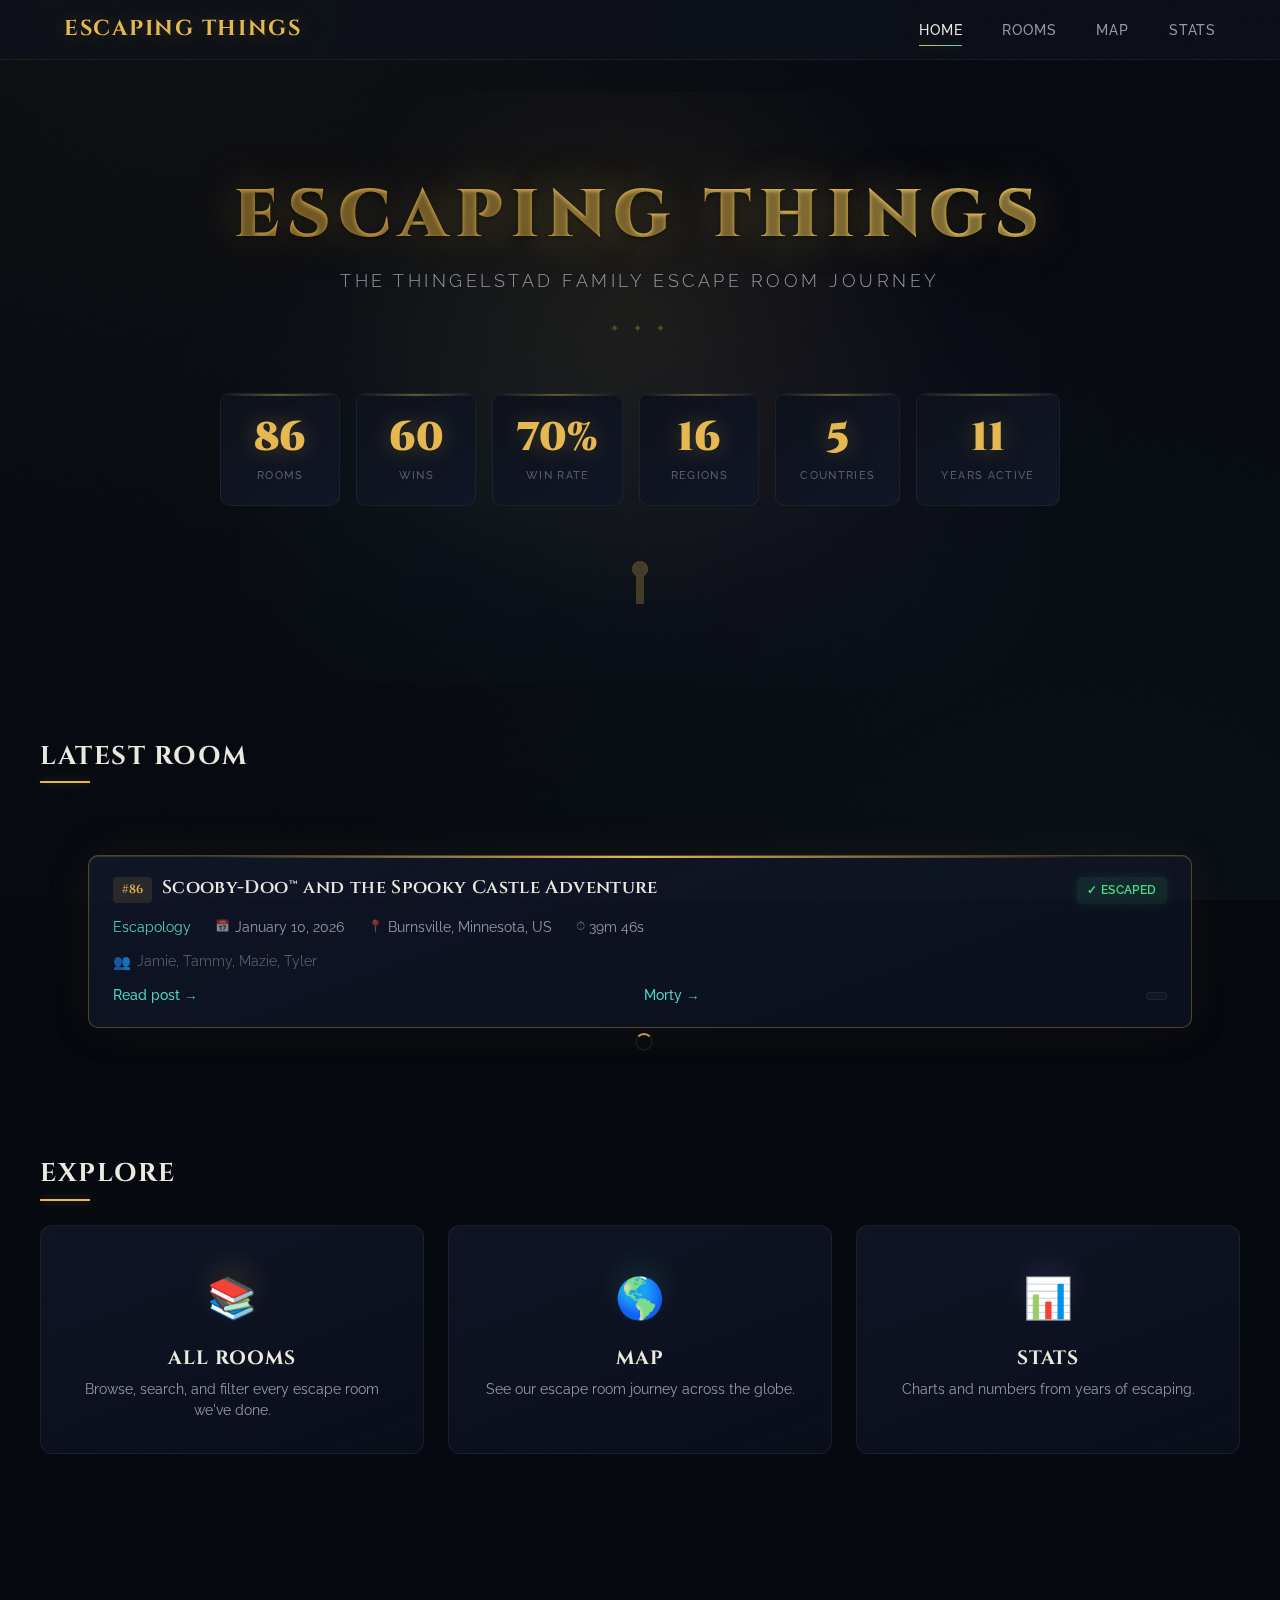
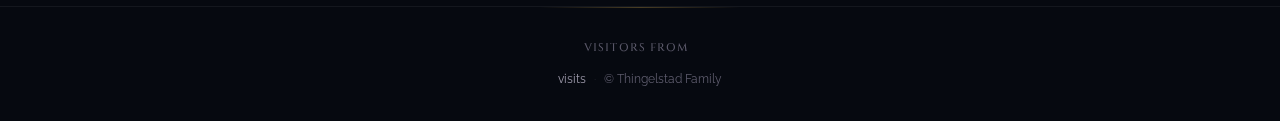
<file: index.html>
<!DOCTYPE html>
<html lang="en">
<head>
  <meta charset="UTF-8">
  <meta name="viewport" content="width=device-width, initial-scale=1.0">
  <title>Escaping Things - The Thingelstad Family Escape Room Journey</title>
  <link rel="icon" href="images/favicon.svg" type="image/svg+xml">
  <link rel="stylesheet" href="css/style.css">
</head>
<body>
  <nav class="main-nav">
    <div class="nav-container">
      <a href="index.html" class="nav-logo">Escaping Things</a>
      <button class="nav-toggle" aria-label="Toggle navigation">&#9776;</button>
      <ul class="nav-links">
        <li><a href="index.html" class="active">Home</a></li>
        <li><a href="list.html">Rooms</a></li>
        <li><a href="map.html">Map</a></li>
        <li><a href="stats.html">Stats</a></li>
      </ul>
    </div>
  </nav>

  <main class="container page-content">
    <section class="hero">
      <h1>Escaping Things</h1>
      <p class="subtitle">The Thingelstad Family Escape Room Journey</p>
      <div class="stats-row" id="hero-stats">
        <div class="stat-item"><span class="stat-number" id="stat-total">-</span><div class="stat-label">Rooms</div></div>
        <div class="stat-item"><span class="stat-number" id="stat-wins">-</span><div class="stat-label">Wins</div></div>
        <div class="stat-item"><span class="stat-number" id="stat-winrate">-</span><div class="stat-label">Win Rate</div></div>
        <div class="stat-item"><span class="stat-number" id="stat-locations">-</span><div class="stat-label">Regions</div></div>
        <div class="stat-item"><span class="stat-number" id="stat-countries">-</span><div class="stat-label">Countries</div></div>
        <div class="stat-item"><span class="stat-number" id="stat-years">-</span><div class="stat-label">Years Active</div></div>
      </div>
    </section>

    <section id="latest-room">
      <div class="section-header">
        <h2>Latest Room</h2>
      </div>
      <div id="latest-room-content" class="loading">Loading...</div>
    </section>

    <section id="upcoming-section" style="display: none;">
      <div class="section-header">
        <h2>Coming Up</h2>
      </div>
      <div id="upcoming-content" class="room-grid"></div>
    </section>

    <section>
      <div class="section-header">
        <h2>Explore</h2>
      </div>
      <div class="quick-links">
        <a href="list.html" class="quick-link-card">
          <span class="quick-link-icon">&#128218;</span>
          <h3>All Rooms</h3>
          <p>Browse, search, and filter every escape room we've done.</p>
        </a>
        <a href="map.html" class="quick-link-card">
          <span class="quick-link-icon">&#127758;</span>
          <h3>Map</h3>
          <p>See our escape room journey across the globe.</p>
        </a>
        <a href="stats.html" class="quick-link-card">
          <span class="quick-link-icon">&#128202;</span>
          <h3>Stats</h3>
          <p>Charts and numbers from years of escaping.</p>
        </a>
      </div>
    </section>
  </main>

  <footer class="site-footer">
    <div class="container footer-inner">
      <div class="footer-countries">
        <span class="footer-label">Visitors from</span>
        <span class="tinylytics_countries"></span>
      </div>
      <div class="footer-meta">
        <span class="footer-hits"><span class="tinylytics_hits"></span> visits</span>
        <span class="footer-sep">&middot;</span>
        <span>&copy; Thingelstad Family</span>
      </div>
    </div>
  </footer>

  <script src="https://tinylytics.app/embed/jDupbLUKfFyNMs5d5WjD.js?kudos=👍&hits&countries" defer></script>
  <script type="module">
    import { getCompletedRooms, getPlannedRooms, getAllYears, getAllCountries, renderRoomCard, initNav } from './js/data.js';

    initNav();

    async function init() {
      const completed = await getCompletedRooms();
      const planned = await getPlannedRooms();
      const years = await getAllYears();
      const countries = await getAllCountries();

      // Hero stats
      const wins = completed.filter(r => r.win === true).length;
      const winRate = completed.length > 0 ? Math.round((wins / completed.length) * 100) : 0;
      const regions = new Set();
      completed.forEach(r => {
        if (r.location && r.location.region) regions.add(r.location.region);
      });

      document.getElementById('stat-total').textContent = completed.length;
      document.getElementById('stat-wins').textContent = wins;
      document.getElementById('stat-winrate').textContent = winRate + '%';
      document.getElementById('stat-locations').textContent = regions.size;
      document.getElementById('stat-countries').textContent = countries.length;
      document.getElementById('stat-years').textContent = years.length;

      // Latest room
      const sorted = [...completed].sort((a, b) => b.date.localeCompare(a.date));
      if (sorted.length > 0) {
        document.getElementById('latest-room-content').innerHTML = renderRoomCard(sorted[0], { featured: true });
      } else {
        document.getElementById('latest-room-content').innerHTML = '<p class="empty-state">No rooms yet.</p>';
      }

      // Upcoming
      if (planned.length > 0) {
        const upcomingSection = document.getElementById('upcoming-section');
        upcomingSection.style.display = '';
        document.getElementById('upcoming-content').innerHTML = planned.map(r => renderRoomCard(r)).join('');
      }
    }

    init();
  </script>
</body>
</html>
</file>
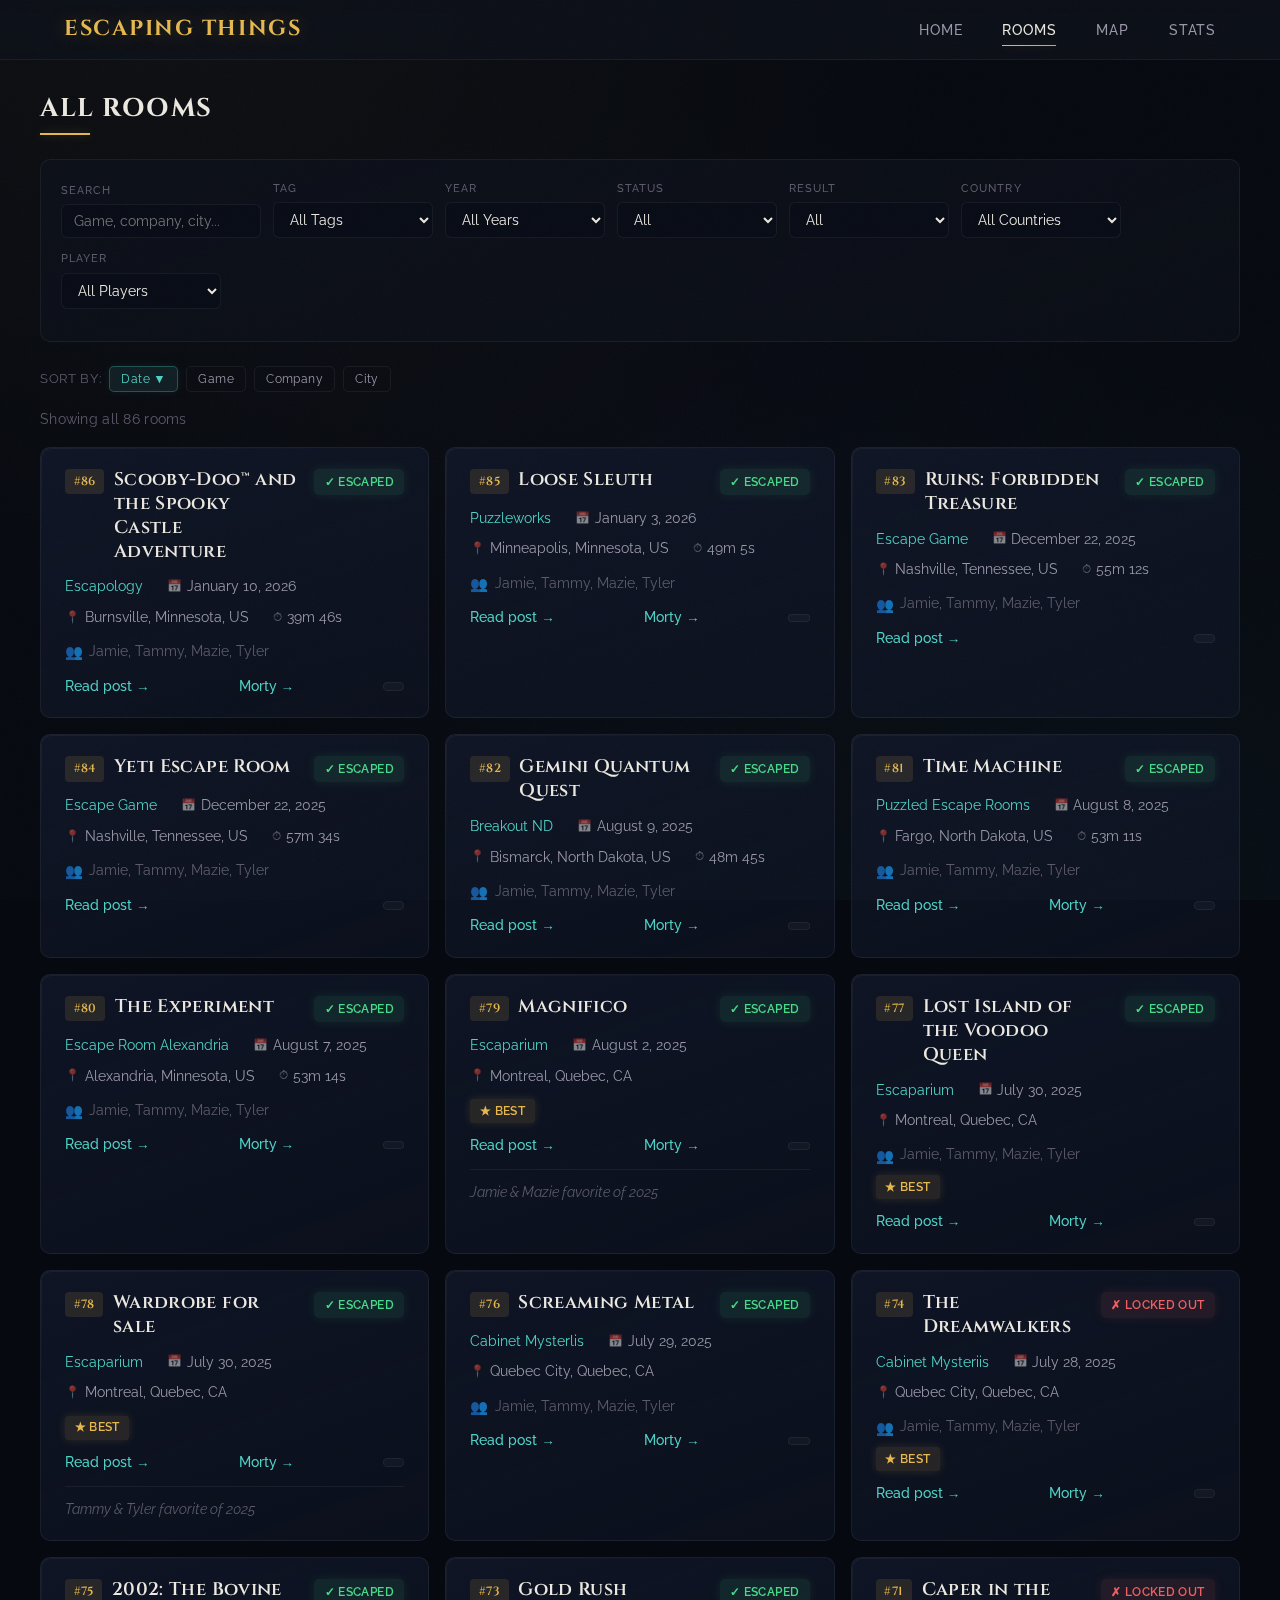
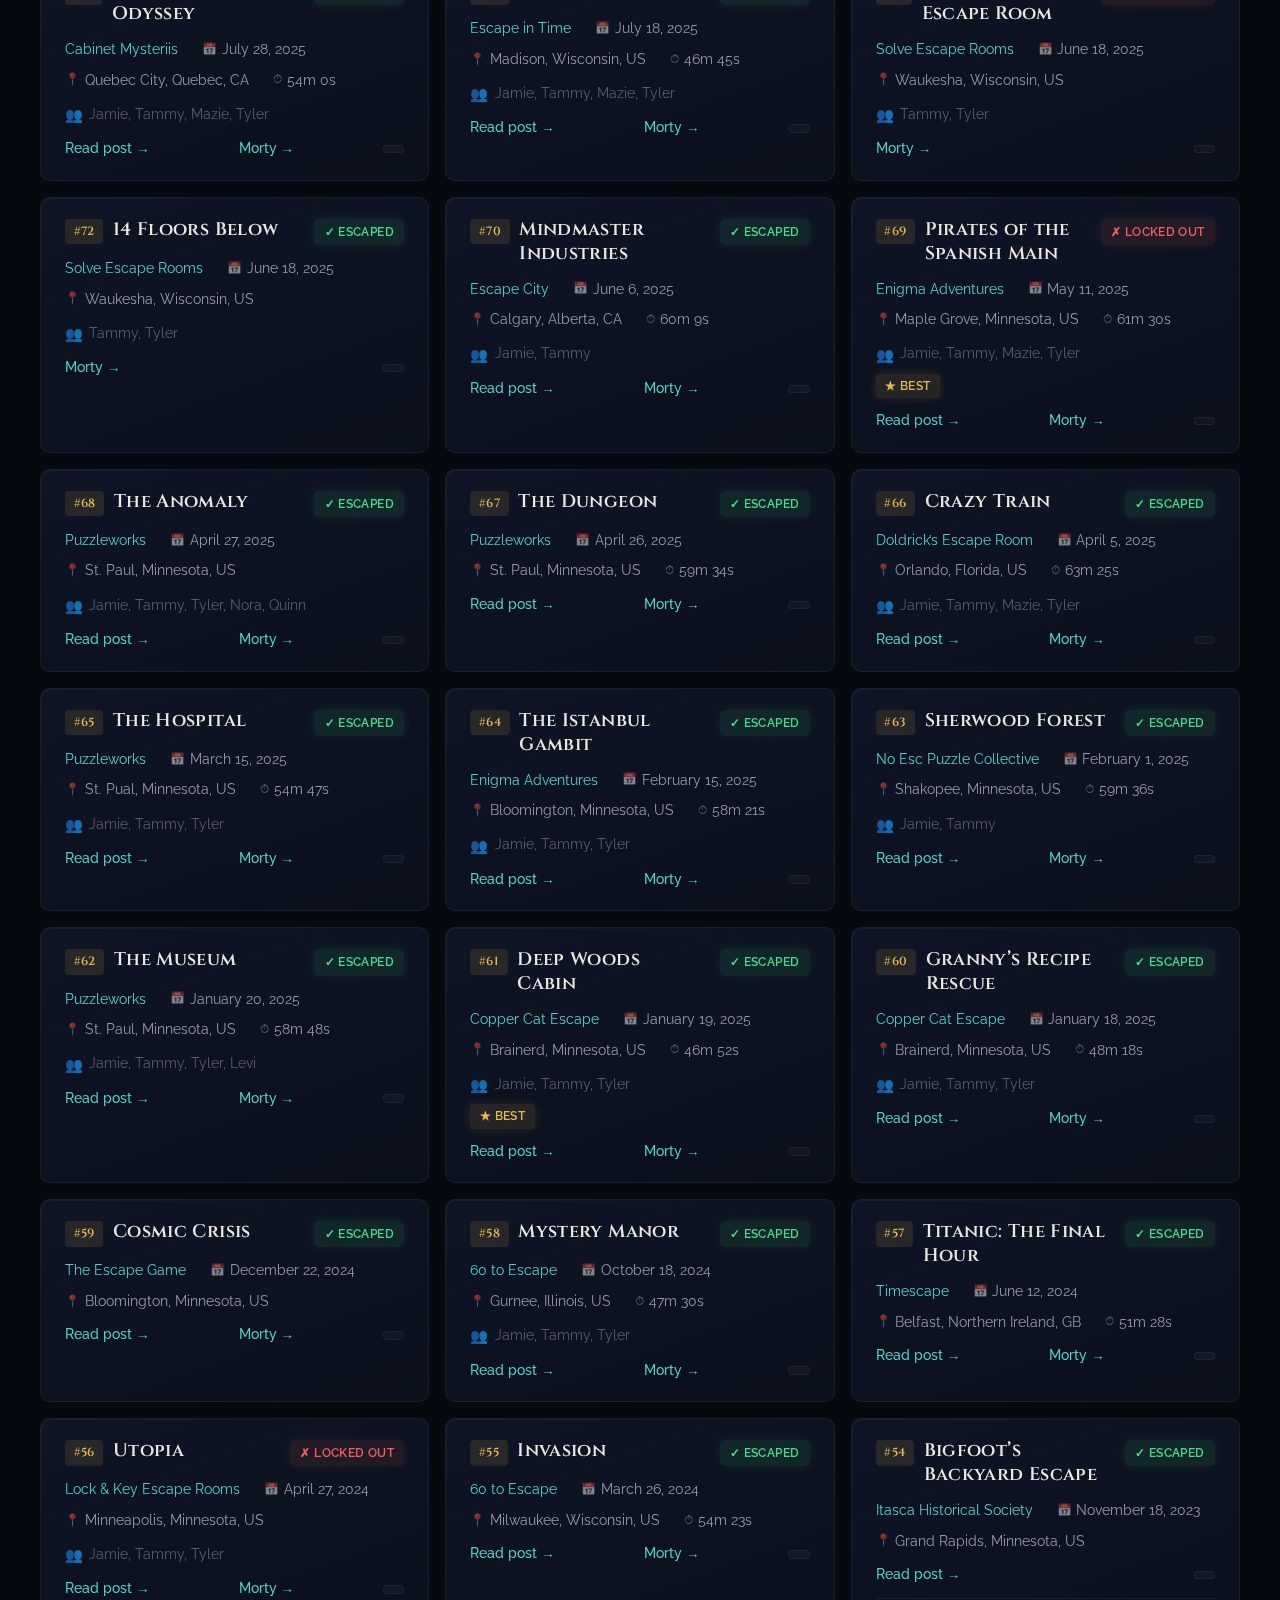
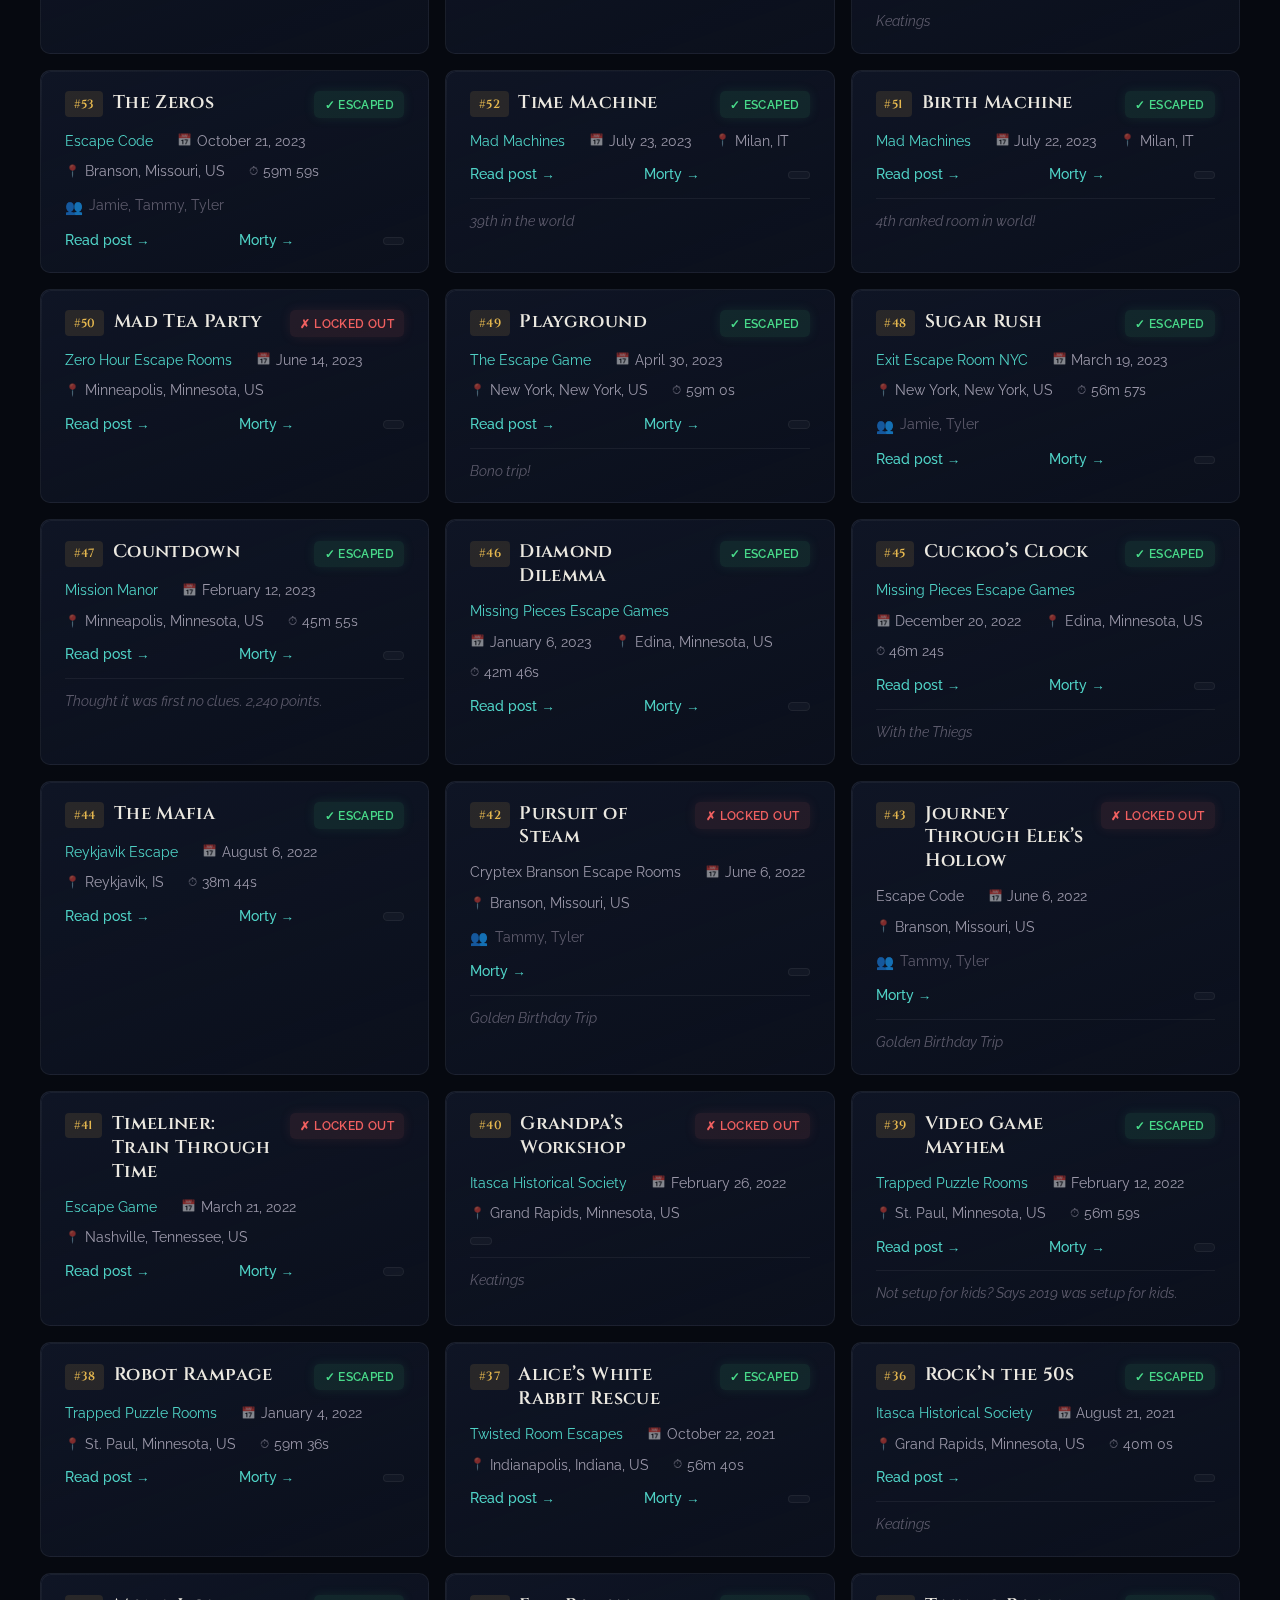
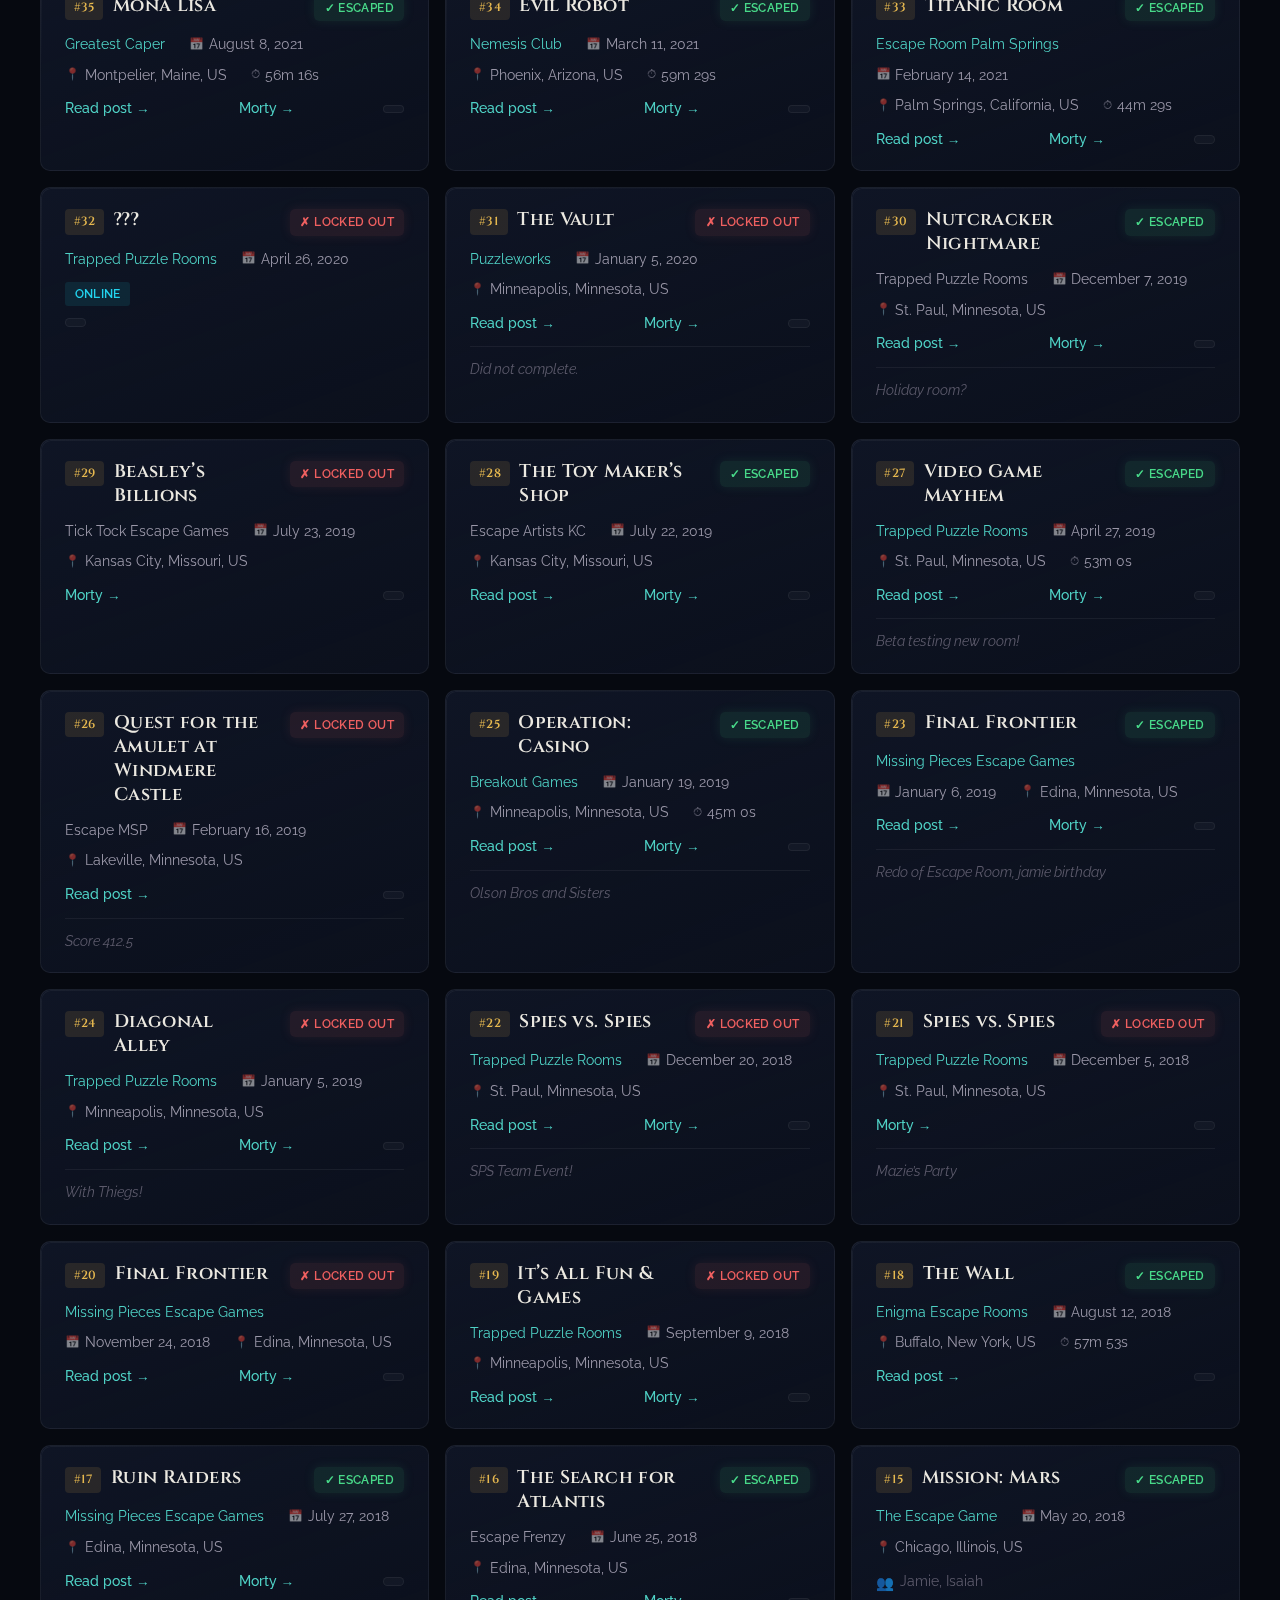
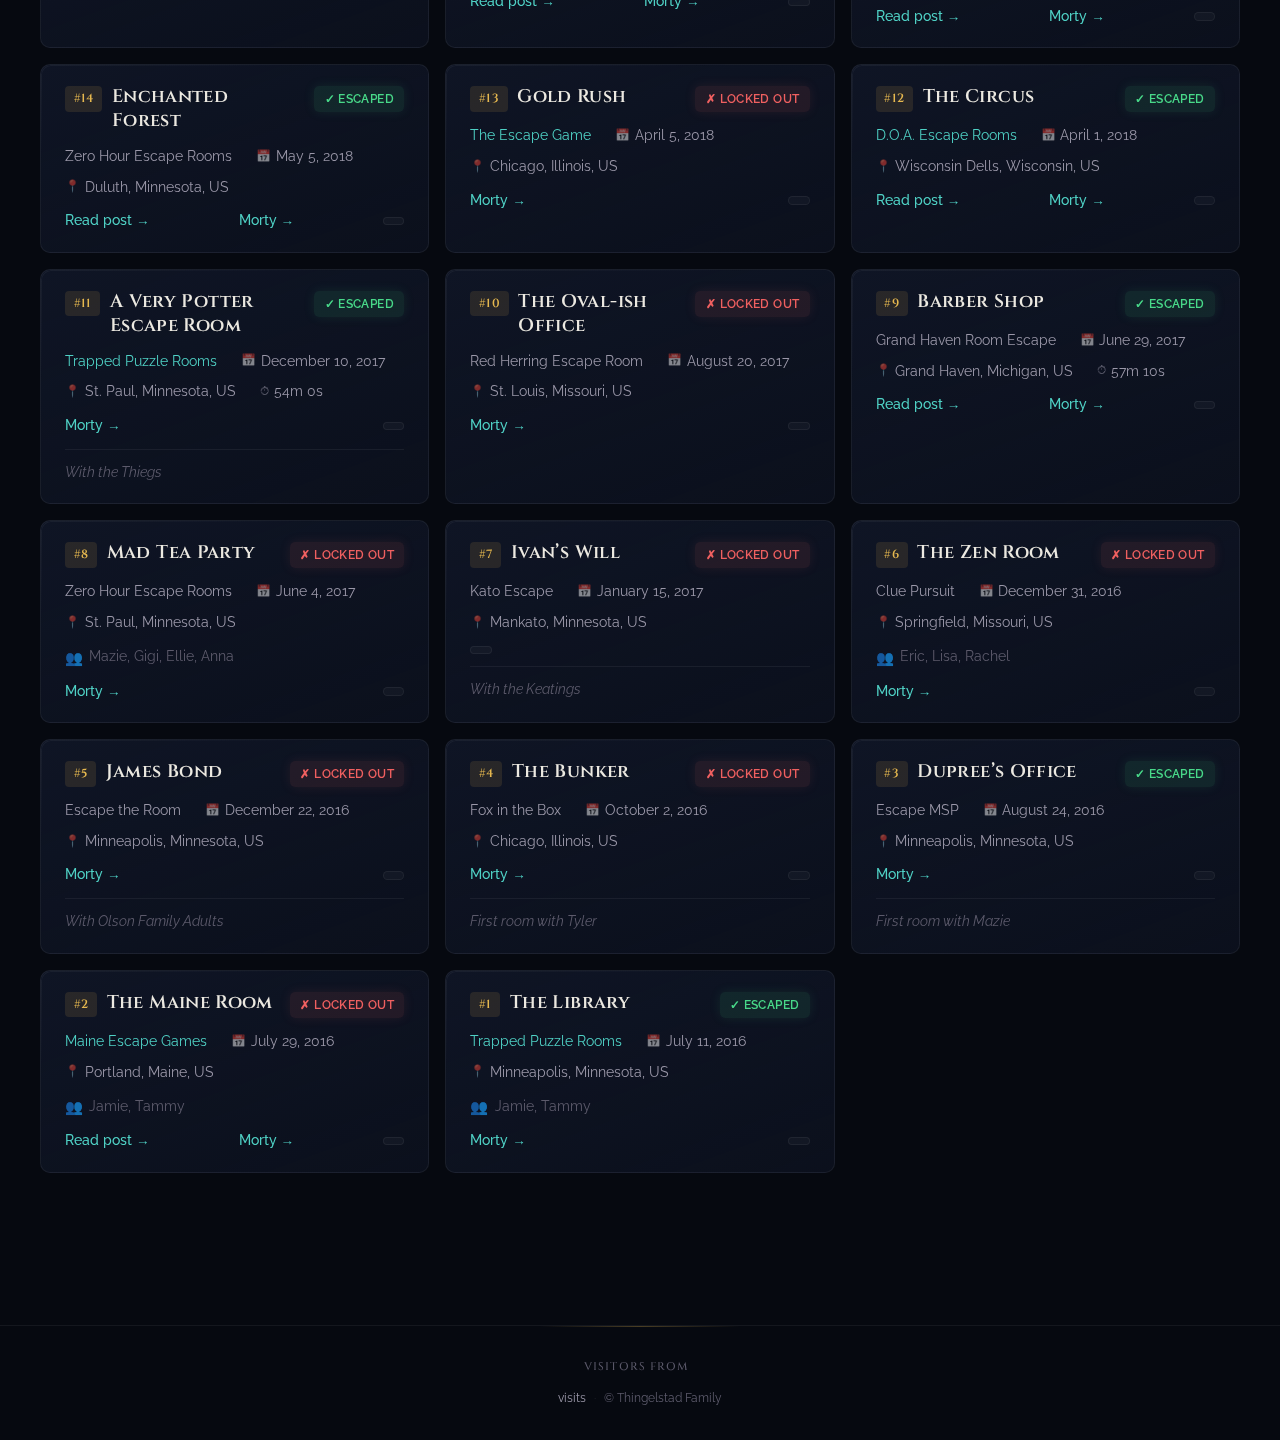
<file: list.html>
<!DOCTYPE html>
<html lang="en">
<head>
  <meta charset="UTF-8">
  <meta name="viewport" content="width=device-width, initial-scale=1.0">
  <title>All Rooms - Escaping Things</title>
  <link rel="icon" href="images/favicon.svg" type="image/svg+xml">
  <link rel="stylesheet" href="css/style.css">
</head>
<body>
  <nav class="main-nav">
    <div class="nav-container">
      <a href="index.html" class="nav-logo">Escaping Things</a>
      <button class="nav-toggle" aria-label="Toggle navigation">&#9776;</button>
      <ul class="nav-links">
        <li><a href="index.html">Home</a></li>
        <li><a href="list.html" class="active">Rooms</a></li>
        <li><a href="map.html">Map</a></li>
        <li><a href="stats.html">Stats</a></li>
      </ul>
    </div>
  </nav>

  <main class="container page-content">
    <section>
      <div class="section-header">
        <h2>All Rooms</h2>
      </div>

      <div class="filter-bar">
        <div class="filter-row">
          <div class="filter-group">
            <label for="filter-search">Search</label>
            <input type="text" id="filter-search" placeholder="Game, company, city...">
          </div>
          <div class="filter-group">
            <label for="filter-tag">Tag</label>
            <select id="filter-tag">
              <option value="">All Tags</option>
            </select>
          </div>
          <div class="filter-group">
            <label for="filter-year">Year</label>
            <select id="filter-year">
              <option value="">All Years</option>
            </select>
          </div>
          <div class="filter-group">
            <label for="filter-status">Status</label>
            <select id="filter-status">
              <option value="all">All</option>
              <option value="completed">Completed</option>
              <option value="planned">Planned</option>
            </select>
          </div>
          <div class="filter-group">
            <label for="filter-win">Result</label>
            <select id="filter-win">
              <option value="all">All</option>
              <option value="wins">Wins</option>
              <option value="losses">Losses</option>
            </select>
          </div>
          <div class="filter-group">
            <label for="filter-country">Country</label>
            <select id="filter-country">
              <option value="">All Countries</option>
            </select>
          </div>
          <div class="filter-group">
            <label for="filter-player">Player</label>
            <select id="filter-player">
              <option value="">All Players</option>
            </select>
          </div>
          <div class="filter-actions">
            <button class="btn btn-clear" id="clear-filters" style="display:none;">Clear All</button>
          </div>
        </div>
        <div class="active-filters" id="active-filters"></div>
      </div>

      <div class="sort-controls">
        <span>Sort by:</span>
        <button class="sort-btn active" data-sort="date" data-dir="desc">Date &#9660;</button>
        <button class="sort-btn" data-sort="game">Game</button>
        <button class="sort-btn" data-sort="company">Company</button>
        <button class="sort-btn" data-sort="city">City</button>
      </div>

      <div class="results-count" id="results-count"></div>
      <div class="room-grid" id="room-list">
        <div class="loading">Loading...</div>
      </div>
    </section>
  </main>

  <footer class="site-footer">
    <div class="container footer-inner">
      <div class="footer-countries">
        <span class="footer-label">Visitors from</span>
        <span class="tinylytics_countries"></span>
      </div>
      <div class="footer-meta">
        <span class="footer-hits"><span class="tinylytics_hits"></span> visits</span>
        <span class="footer-sep">&middot;</span>
        <span>&copy; Thingelstad Family</span>
      </div>
    </div>
  </footer>

  <script src="https://tinylytics.app/embed/jDupbLUKfFyNMs5d5WjD.js?kudos=👍&hits&countries" defer></script>
  <script type="module" src="js/list.js"></script>
</body>
</html>
</file>
<file: css/style.css>
@import url('https://fonts.googleapis.com/css2?family=Cinzel:wght@400;600;700;900&family=Raleway:wght@300;400;500;600&display=swap');

:root {
  --bg-primary: #060910;
  --bg-secondary: #0c1019;
  --bg-card: #0f1525;
  --bg-card-hover: #141c30;
  --bg-input: #080c16;

  --text-primary: #ece9e1;
  --text-secondary: #9a97a8;
  --text-muted: #5c5a6b;

  --accent-gold: #e6b84f;
  --accent-gold-bright: #f5d06b;
  --accent-gold-dim: rgba(230, 184, 79, 0.12);
  --accent-teal: #4fd1c5;
  --accent-teal-dim: rgba(79, 209, 197, 0.1);
  --accent-green: #48d989;
  --accent-green-dim: rgba(72, 217, 137, 0.1);
  --accent-red: #f06060;
  --accent-red-dim: rgba(240, 96, 96, 0.1);
  --accent-purple: #a78bfa;
  --accent-purple-dim: rgba(167, 139, 250, 0.1);
  --accent-cyan: #22d3ee;
  --accent-cyan-dim: rgba(34, 211, 238, 0.1);
  --accent-blue: #60a5fa;
  --accent-blue-dim: rgba(96, 165, 250, 0.1);

  --border-color: rgba(255, 255, 255, 0.06);
  --border-color-hover: rgba(255, 255, 255, 0.14);
  --glow-gold: rgba(230, 184, 79, 0.3);
  --glow-teal: rgba(79, 209, 197, 0.25);
  --glow-red: rgba(240, 96, 96, 0.2);

  --nav-height: 60px;
  --container-width: 1200px;
  --container-padding: 1.5rem;
  --transition: 0.25s ease;
  --transition-slow: 0.5s ease;
}

/* Reset */
*, *::before, *::after {
  box-sizing: border-box;
  margin: 0;
  padding: 0;
}

html {
  scroll-behavior: smooth;
}

body {
  font-family: 'Raleway', sans-serif;
  background: var(--bg-primary);
  color: var(--text-primary);
  line-height: 1.6;
  min-height: 100vh;
  background-image:
    radial-gradient(ellipse at 15% 0%, rgba(230, 184, 79, 0.04) 0%, transparent 50%),
    radial-gradient(ellipse at 85% 100%, rgba(79, 209, 197, 0.03) 0%, transparent 50%),
    radial-gradient(ellipse at 50% 50%, rgba(167, 139, 250, 0.015) 0%, transparent 60%);
  background-attachment: fixed;
}

/* Film grain texture overlay */
body::after {
  content: '';
  position: fixed;
  inset: 0;
  z-index: 9999;
  pointer-events: none;
  opacity: 0.025;
  background-image: url("data:image/svg+xml,%3Csvg viewBox='0 0 256 256' xmlns='http://www.w3.org/2000/svg'%3E%3Cfilter id='noise'%3E%3CfeTurbulence type='fractalNoise' baseFrequency='0.9' numOctaves='4' stitchTiles='stitch'/%3E%3C/filter%3E%3Crect width='100%25' height='100%25' filter='url(%23noise)'/%3E%3C/svg%3E");
  background-repeat: repeat;
  background-size: 256px 256px;
}

a {
  color: var(--accent-teal);
  text-decoration: none;
  transition: color var(--transition);
}

a:hover {
  color: var(--accent-teal);
  text-shadow: 0 0 12px var(--glow-teal);
}

h1, h2, h3, h4 {
  font-family: 'Cinzel', serif;
  font-weight: 700;
  line-height: 1.3;
  letter-spacing: 0.02em;
}

img {
  max-width: 100%;
}

/* Container */
.container {
  max-width: var(--container-width);
  margin: 0 auto;
  padding: 0 var(--container-padding);
}

/* ========== Navigation ========== */
.main-nav {
  background: rgba(12, 16, 25, 0.8);
  backdrop-filter: blur(20px) saturate(1.2);
  -webkit-backdrop-filter: blur(20px) saturate(1.2);
  border-bottom: 1px solid var(--border-color);
  position: sticky;
  top: 0;
  z-index: 1000;
  height: var(--nav-height);
}

.nav-container {
  max-width: var(--container-width);
  margin: 0 auto;
  padding: 0 var(--container-padding);
  display: flex;
  align-items: center;
  justify-content: space-between;
  height: 100%;
}

.nav-logo {
  font-family: 'Cinzel', serif;
  font-size: 1.35rem;
  font-weight: 700;
  color: var(--accent-gold);
  letter-spacing: 0.08em;
  text-transform: uppercase;
  text-shadow: 0 0 20px var(--glow-gold);
  transition: all var(--transition);
  position: relative;
}

.nav-logo:hover {
  color: var(--accent-gold-bright);
  text-shadow: 0 0 35px var(--glow-gold), 0 0 60px rgba(230, 184, 79, 0.15);
}

.nav-links {
  list-style: none;
  display: flex;
  gap: 2.5rem;
}

.nav-links a {
  color: var(--text-secondary);
  font-size: 0.85rem;
  font-weight: 500;
  padding: 0.5rem 0;
  position: relative;
  letter-spacing: 0.06em;
  text-transform: uppercase;
  transition: color var(--transition), text-shadow var(--transition);
}

.nav-links a::after {
  content: '';
  position: absolute;
  bottom: 0;
  left: 0;
  width: 0;
  height: 1px;
  background: linear-gradient(90deg, var(--accent-gold), var(--accent-teal));
  transition: width 0.3s ease;
  box-shadow: 0 0 8px var(--glow-gold);
}

.nav-links a:hover,
.nav-links a.active {
  color: var(--text-primary);
  text-shadow: none;
}

.nav-links a.active::after,
.nav-links a:hover::after {
  width: 100%;
}

.nav-toggle {
  display: none;
  background: none;
  border: none;
  color: var(--text-primary);
  font-size: 1.5rem;
  cursor: pointer;
  padding: 0.25rem;
  line-height: 1;
}

/* ========== Hero Section ========== */
.hero {
  text-align: center;
  padding: 5rem 0 3.5rem;
  position: relative;
  overflow: hidden;
}

/* Ambient light behind hero */
.hero::before {
  content: '';
  position: absolute;
  top: -100px;
  left: 50%;
  transform: translateX(-50%);
  width: 800px;
  height: 800px;
  background:
    radial-gradient(circle at 50% 40%, rgba(230, 184, 79, 0.08) 0%, transparent 50%),
    radial-gradient(circle at 30% 60%, rgba(79, 209, 197, 0.04) 0%, transparent 40%),
    radial-gradient(circle at 70% 60%, rgba(167, 139, 250, 0.03) 0%, transparent 40%);
  pointer-events: none;
  animation: hero-breathe 8s ease-in-out infinite;
}

@keyframes hero-breathe {
  0%, 100% { opacity: 1; transform: translateX(-50%) scale(1); }
  50% { opacity: 0.7; transform: translateX(-50%) scale(1.05); }
}

/* Decorative keyhole above title */
.hero::after {
  content: '';
  display: block;
  width: 32px;
  height: 50px;
  margin: 0 auto 1.5rem;
  position: relative;
  background:
    radial-gradient(circle at 50% 30%, var(--accent-gold) 8px, transparent 8px),
    linear-gradient(to bottom, transparent 40%, var(--accent-gold) 40%, var(--accent-gold) 100%);
  background-size: 32px 50px, 8px 50px;
  background-position: center, center;
  background-repeat: no-repeat;
  opacity: 0.25;
  filter: blur(0.5px);
}

.hero h1 {
  font-size: 4.2rem;
  font-weight: 900;
  color: var(--accent-gold);
  margin-bottom: 0.5rem;
  letter-spacing: 0.12em;
  text-transform: uppercase;
  text-shadow: 0 0 50px var(--glow-gold), 0 0 100px rgba(230, 184, 79, 0.1), 0 2px 4px rgba(0,0,0,0.5);
  position: relative;
  background: linear-gradient(135deg, #c4943a 0%, #f5d06b 40%, #e6b84f 50%, #f5d06b 60%, #c4943a 100%);
  background-size: 200% 100%;
  -webkit-background-clip: text;
  -webkit-text-fill-color: transparent;
  background-clip: text;
  animation: shimmer 6s ease-in-out infinite;
}

@keyframes shimmer {
  0%, 100% { background-position: 200% center; }
  50% { background-position: -200% center; }
}

.hero .subtitle {
  font-size: 1.1rem;
  color: var(--text-secondary);
  font-weight: 300;
  margin-bottom: 3.5rem;
  letter-spacing: 0.2em;
  text-transform: uppercase;
}

/* Decorative divider */
.hero .subtitle::after {
  content: '\2726  \2726  \2726';
  display: block;
  color: var(--accent-gold);
  opacity: 0.3;
  font-size: 0.7rem;
  letter-spacing: 0.5em;
  margin-top: 1.5rem;
}

/* ========== Stats Row ========== */
.stats-row {
  display: flex;
  justify-content: center;
  gap: 1rem;
  flex-wrap: wrap;
  margin-bottom: 3rem;
}

.stat-item {
  text-align: center;
  padding: 1.25rem 1.5rem;
  background: linear-gradient(145deg, var(--bg-secondary), var(--bg-card));
  border: 1px solid var(--border-color);
  border-radius: 10px;
  min-width: 120px;
  position: relative;
  overflow: hidden;
  transition: all 0.35s ease;
}

.stat-item::before {
  content: '';
  position: absolute;
  top: 0;
  left: 0;
  right: 0;
  height: 2px;
  background: linear-gradient(90deg, transparent, var(--accent-gold), transparent);
  opacity: 0.4;
}

.stat-item:hover {
  transform: translateY(-2px);
  border-color: rgba(230, 184, 79, 0.15);
  box-shadow: 0 4px 20px rgba(0, 0, 0, 0.3), 0 0 20px rgba(230, 184, 79, 0.05);
}

.stat-item:hover::before {
  opacity: 0.8;
}

.stat-number {
  font-family: 'Cinzel', serif;
  font-size: 2.5rem;
  font-weight: 900;
  color: var(--accent-gold);
  line-height: 1.2;
  text-shadow: 0 0 25px var(--glow-gold);
}

.stat-label {
  font-size: 0.7rem;
  color: var(--text-muted);
  text-transform: uppercase;
  letter-spacing: 0.12em;
  margin-top: 0.3rem;
  font-weight: 500;
}

/* ========== Section Headers ========== */
.section-header {
  margin-bottom: 1.5rem;
  position: relative;
}

.section-header h2 {
  font-size: 1.6rem;
  color: var(--text-primary);
  text-transform: uppercase;
  letter-spacing: 0.06em;
}

.section-header h2::after {
  content: '';
  display: block;
  width: 50px;
  height: 2px;
  background: var(--accent-gold);
  margin-top: 0.5rem;
  box-shadow: 0 0 10px var(--glow-gold);
}

.section-header p {
  color: var(--text-secondary);
  margin-top: 0.5rem;
}

section {
  margin-bottom: 3.5rem;
}

/* ========== Room Cards ========== */
.room-card {
  background: linear-gradient(160deg, var(--bg-card) 0%, rgba(15, 21, 37, 0.6) 100%);
  border: 1px solid var(--border-color);
  border-radius: 10px;
  padding: 1.25rem 1.5rem;
  transition: all 0.4s cubic-bezier(0.25, 0.46, 0.45, 0.94);
  position: relative;
  overflow: hidden;
}

/* Subtle inner light edge */
.room-card::before {
  content: '';
  position: absolute;
  inset: 0;
  border-radius: 10px;
  padding: 1px;
  background: linear-gradient(160deg, rgba(255,255,255,0.05), transparent 30%);
  -webkit-mask: linear-gradient(#fff 0 0) content-box, linear-gradient(#fff 0 0);
  -webkit-mask-composite: xor;
  mask-composite: exclude;
  pointer-events: none;
  transition: opacity 0.4s ease;
}

.room-card:hover {
  border-color: rgba(79, 209, 197, 0.25);
  box-shadow:
    0 8px 40px rgba(0, 0, 0, 0.4),
    0 0 40px rgba(79, 209, 197, 0.06),
    inset 0 1px 0 rgba(79, 209, 197, 0.08);
  transform: translateY(-3px);
  background: linear-gradient(160deg, var(--bg-card-hover) 0%, rgba(15, 21, 37, 0.7) 100%);
}

.room-card:hover::before {
  background: linear-gradient(160deg, rgba(79, 209, 197, 0.1), transparent 40%);
}

.room-card.featured {
  border-color: rgba(230, 184, 79, 0.3);
  box-shadow:
    0 4px 30px rgba(0, 0, 0, 0.3),
    0 0 50px rgba(230, 184, 79, 0.08),
    inset 0 1px 0 rgba(230, 184, 79, 0.12);
}

.room-card.featured::after {
  content: '';
  position: absolute;
  top: 0;
  left: 0;
  right: 0;
  height: 2px;
  background: linear-gradient(90deg, transparent 10%, var(--accent-gold) 50%, transparent 90%);
  animation: featured-glow 3s ease-in-out infinite;
}

@keyframes featured-glow {
  0%, 100% { opacity: 0.6; }
  50% { opacity: 1; }
}

.room-card-header {
  display: flex;
  align-items: flex-start;
  justify-content: space-between;
  gap: 1rem;
  margin-bottom: 0.75rem;
}

.room-card-title {
  display: flex;
  align-items: baseline;
  gap: 0.6rem;
}

.room-number {
  font-family: 'Cinzel', serif;
  font-size: 0.75rem;
  font-weight: 600;
  color: var(--accent-gold);
  background: var(--accent-gold-dim);
  padding: 0.2rem 0.55rem;
  border-radius: 4px;
  white-space: nowrap;
  letter-spacing: 0.02em;
}

.room-card-title h3 {
  font-size: 1.15rem;
  color: var(--text-primary);
  margin: 0;
  font-weight: 600;
}

.room-card .status-indicator {
  flex-shrink: 0;
}

.room-card-meta {
  display: flex;
  flex-wrap: wrap;
  gap: 0.5rem 1.5rem;
  font-size: 0.88rem;
  color: var(--text-secondary);
  margin-bottom: 0.75rem;
}

.room-card-meta .company a {
  color: var(--accent-teal);
}

.room-card-meta .date,
.room-card-meta .location,
.room-card-meta .escape-time {
  display: flex;
  align-items: center;
  gap: 0.3rem;
}

.room-card-meta .meta-icon {
  font-size: 0.85em;
  opacity: 0.5;
}

.room-card-players {
  display: flex;
  align-items: center;
  gap: 0.4rem;
  font-size: 0.85rem;
  color: var(--text-muted);
  margin-bottom: 0.5rem;
}
.room-card-players .meta-icon {
  font-size: 0.9rem;
  opacity: 0.7;
}

.room-card-tags {
  display: flex;
  flex-wrap: wrap;
  gap: 0.4rem;
  margin-bottom: 0.5rem;
}

.room-card-footer {
  display: flex;
  align-items: center;
  justify-content: space-between;
  gap: 1rem;
  margin-top: 0.75rem;
}

.room-card-notes {
  font-size: 0.85rem;
  color: var(--text-muted);
  font-style: italic;
  margin-top: 0.75rem;
  padding-top: 0.75rem;
  border-top: 1px solid var(--border-color);
}

.blog-link {
  font-size: 0.85rem;
  font-weight: 500;
  color: var(--accent-teal);
  white-space: nowrap;
  transition: all var(--transition);
}

.blog-link:hover {
  color: var(--accent-teal);
  text-shadow: 0 0 12px var(--glow-teal);
}

.morty-link {
  font-size: 0.85rem;
  font-weight: 500;
  color: var(--accent-teal);
  white-space: nowrap;
  transition: all var(--transition);
}

.morty-link:hover {
  color: var(--accent-teal);
  text-shadow: 0 0 12px var(--glow-teal);
}

/* ========== Status Badges ========== */
.status-badge {
  display: inline-flex;
  align-items: center;
  gap: 0.3rem;
  font-size: 0.78rem;
  font-weight: 600;
  padding: 0.2rem 0.65rem;
  border-radius: 5px;
  white-space: nowrap;
  letter-spacing: 0.03em;
  text-transform: uppercase;
}

.status-win {
  background: var(--accent-green-dim);
  color: var(--accent-green);
  box-shadow: 0 0 12px rgba(72, 217, 137, 0.1);
}

.status-loss {
  background: var(--accent-red-dim);
  color: var(--accent-red);
  box-shadow: 0 0 12px rgba(240, 96, 96, 0.1);
}

.status-planned {
  background: var(--accent-blue-dim);
  color: var(--accent-blue);
}

/* ========== Tags ========== */
.tag {
  display: inline-flex;
  align-items: center;
  gap: 0.25rem;
  font-size: 0.72rem;
  font-weight: 600;
  padding: 0.18rem 0.6rem;
  border-radius: 3px;
  white-space: nowrap;
  letter-spacing: 0.03em;
  text-transform: uppercase;
  transition: all var(--transition);
}

.tag-best {
  background: var(--accent-gold-dim);
  color: var(--accent-gold);
  box-shadow: 0 0 10px rgba(230, 184, 79, 0.15);
  animation: tag-glow 3s ease-in-out infinite;
}

@keyframes tag-glow {
  0%, 100% { box-shadow: 0 0 8px rgba(230, 184, 79, 0.1); }
  50% { box-shadow: 0 0 14px rgba(230, 184, 79, 0.25); }
}

.tag-terpeca {
  background: var(--accent-purple-dim);
  color: var(--accent-purple);
}

.tag-online {
  background: var(--accent-cyan-dim);
  color: var(--accent-cyan);
}

.tag-trip {
  background: var(--accent-teal-dim);
  color: var(--accent-teal);
}

.tag-default {
  background: rgba(255, 255, 255, 0.05);
  color: var(--text-muted);
}

/* ========== Room Card Grid ========== */
.room-grid {
  display: grid;
  grid-template-columns: repeat(auto-fill, minmax(380px, 1fr));
  gap: 1rem;
}

.room-list-single {
  display: flex;
  flex-direction: column;
  gap: 1rem;
}

/* ========== Filter Bar ========== */
.filter-bar {
  background: linear-gradient(160deg, var(--bg-secondary), rgba(12, 16, 25, 0.7));
  border: 1px solid var(--border-color);
  border-radius: 10px;
  padding: 1.25rem;
  margin-bottom: 1.5rem;
}

.filter-row {
  display: flex;
  flex-wrap: wrap;
  gap: 0.75rem;
  align-items: flex-end;
}

.filter-group {
  display: flex;
  flex-direction: column;
  gap: 0.3rem;
}

.filter-group label {
  font-size: 0.68rem;
  color: var(--text-muted);
  text-transform: uppercase;
  letter-spacing: 0.1em;
  font-weight: 500;
}

.filter-group input,
.filter-group select {
  background: var(--bg-input);
  border: 1px solid var(--border-color);
  color: var(--text-primary);
  padding: 0.5rem 0.75rem;
  border-radius: 6px;
  font-family: 'Raleway', sans-serif;
  font-size: 0.88rem;
  min-width: 160px;
  transition: all var(--transition);
}

.filter-group input:focus,
.filter-group select:focus {
  outline: none;
  border-color: var(--accent-teal);
  box-shadow: 0 0 15px rgba(79, 209, 197, 0.12);
}

.filter-group select {
  cursor: pointer;
}

.filter-actions {
  display: flex;
  align-items: flex-end;
  gap: 0.5rem;
}

.btn {
  display: inline-flex;
  align-items: center;
  gap: 0.3rem;
  padding: 0.5rem 1rem;
  border-radius: 6px;
  font-family: 'Raleway', sans-serif;
  font-size: 0.85rem;
  font-weight: 500;
  border: none;
  cursor: pointer;
  transition: all var(--transition);
  white-space: nowrap;
}

.btn-clear {
  background: rgba(255, 255, 255, 0.05);
  color: var(--text-secondary);
  border: 1px solid var(--border-color);
}

.btn-clear:hover {
  background: rgba(255, 255, 255, 0.08);
  color: var(--text-primary);
  border-color: var(--border-color-hover);
}

.btn-teal {
  background: var(--accent-teal);
  color: #000;
  font-weight: 600;
}

.btn-teal:hover {
  box-shadow: 0 0 20px var(--glow-teal);
}

.active-filters {
  display: flex;
  flex-wrap: wrap;
  gap: 0.4rem;
  margin-top: 0.75rem;
}

.active-filter-pill {
  display: inline-flex;
  align-items: center;
  gap: 0.3rem;
  background: var(--accent-teal-dim);
  color: var(--accent-teal);
  font-size: 0.78rem;
  padding: 0.2rem 0.55rem;
  border-radius: 4px;
  font-weight: 500;
}

.active-filter-pill button {
  background: none;
  border: none;
  color: inherit;
  cursor: pointer;
  font-size: 1rem;
  line-height: 1;
  padding: 0;
  opacity: 0.7;
}

.active-filter-pill button:hover {
  opacity: 1;
}

.results-count {
  font-size: 0.88rem;
  color: var(--text-muted);
  margin-bottom: 1rem;
  letter-spacing: 0.02em;
}

/* Sort controls */
.sort-controls {
  display: flex;
  gap: 0.5rem;
  align-items: center;
  margin-bottom: 1rem;
  font-size: 0.82rem;
  color: var(--text-muted);
  text-transform: uppercase;
  letter-spacing: 0.05em;
}

.sort-btn {
  background: none;
  border: 1px solid var(--border-color);
  color: var(--text-secondary);
  padding: 0.3rem 0.7rem;
  border-radius: 5px;
  font-family: 'Raleway', sans-serif;
  font-size: 0.78rem;
  cursor: pointer;
  transition: all var(--transition);
  letter-spacing: 0.03em;
}

.sort-btn:hover {
  border-color: var(--border-color-hover);
  color: var(--text-primary);
}

.sort-btn.active {
  border-color: rgba(79, 209, 197, 0.3);
  color: var(--accent-teal);
  background: var(--accent-teal-dim);
  box-shadow: 0 0 10px rgba(79, 209, 197, 0.08);
}

/* ========== Quick Links ========== */
.quick-links {
  display: grid;
  grid-template-columns: repeat(3, 1fr);
  gap: 1.5rem;
}

.quick-link-card {
  display: block;
  background: linear-gradient(160deg, var(--bg-card) 0%, rgba(15, 21, 37, 0.5) 100%);
  border: 1px solid var(--border-color);
  border-radius: 12px;
  padding: 2.5rem 1.5rem 2rem;
  text-align: center;
  transition: all 0.4s cubic-bezier(0.25, 0.46, 0.45, 0.94);
  position: relative;
  overflow: hidden;
}

/* Glow line at top - unique color per card */
.quick-link-card::before {
  content: '';
  position: absolute;
  top: 0;
  left: 0;
  right: 0;
  height: 2px;
  background: linear-gradient(90deg, transparent, var(--accent-teal), transparent);
  opacity: 0;
  transition: opacity 0.4s ease;
}

/* Ambient glow behind icon */
.quick-link-card::after {
  content: '';
  position: absolute;
  top: 20px;
  left: 50%;
  transform: translateX(-50%);
  width: 80px;
  height: 80px;
  border-radius: 50%;
  background: radial-gradient(circle, rgba(79, 209, 197, 0.08) 0%, transparent 70%);
  transition: all 0.4s ease;
  pointer-events: none;
}

.quick-link-card:hover {
  border-color: rgba(79, 209, 197, 0.2);
  box-shadow:
    0 12px 50px rgba(0, 0, 0, 0.4),
    0 0 40px rgba(79, 209, 197, 0.07);
  transform: translateY(-5px);
}

.quick-link-card:hover::before {
  opacity: 1;
}

.quick-link-card:hover::after {
  width: 120px;
  height: 120px;
  opacity: 1.5;
}

/* Per-card themed glow */
.quick-link-card:nth-child(1)::before { background: linear-gradient(90deg, transparent, var(--accent-gold), transparent); }
.quick-link-card:nth-child(1)::after { background: radial-gradient(circle, rgba(230, 184, 79, 0.1) 0%, transparent 70%); }
.quick-link-card:nth-child(1):hover { border-color: rgba(230, 184, 79, 0.2); box-shadow: 0 12px 50px rgba(0,0,0,0.4), 0 0 40px rgba(230, 184, 79, 0.07); }

.quick-link-card:nth-child(2)::before { background: linear-gradient(90deg, transparent, var(--accent-teal), transparent); }
.quick-link-card:nth-child(2)::after { background: radial-gradient(circle, rgba(79, 209, 197, 0.1) 0%, transparent 70%); }

.quick-link-card:nth-child(3)::before { background: linear-gradient(90deg, transparent, var(--accent-purple), transparent); }
.quick-link-card:nth-child(3)::after { background: radial-gradient(circle, rgba(167, 139, 250, 0.1) 0%, transparent 70%); }
.quick-link-card:nth-child(3):hover { border-color: rgba(167, 139, 250, 0.2); box-shadow: 0 12px 50px rgba(0,0,0,0.4), 0 0 40px rgba(167, 139, 250, 0.07); }

.quick-link-card h3 {
  font-size: 1.2rem;
  color: var(--text-primary);
  margin-bottom: 0.5rem;
  text-transform: uppercase;
  letter-spacing: 0.05em;
}

.quick-link-card p {
  font-size: 0.88rem;
  color: var(--text-secondary);
  line-height: 1.5;
}

.quick-link-icon {
  font-size: 2.5rem;
  margin-bottom: 1rem;
  display: block;
  position: relative;
  z-index: 1;
  transition: transform 0.4s cubic-bezier(0.25, 0.46, 0.45, 0.94);
}

.quick-link-card:hover .quick-link-icon {
  transform: scale(1.15);
}

/* ========== Map ========== */
.map-page {
  display: flex;
  flex-direction: column;
  height: calc(100vh - var(--nav-height));
}

.map-filter-panel {
  background: var(--bg-secondary);
  border-bottom: 1px solid var(--border-color);
  padding: 0.75rem 1.5rem;
  overflow: hidden;
  transition: max-height 0.3s ease, padding 0.3s ease;
}

.map-filter-panel.collapsed {
  max-height: 0;
  padding-top: 0;
  padding-bottom: 0;
  border-bottom: none;
}

.map-filter-toggle {
  background: var(--bg-secondary);
  border: none;
  border-bottom: 1px solid var(--border-color);
  color: var(--text-secondary);
  padding: 0.5rem 1.5rem;
  width: 100%;
  text-align: left;
  cursor: pointer;
  font-family: 'Raleway', sans-serif;
  font-size: 0.82rem;
  display: flex;
  align-items: center;
  gap: 0.5rem;
  transition: color var(--transition);
  text-transform: uppercase;
  letter-spacing: 0.05em;
}

.map-filter-toggle:hover {
  color: var(--text-primary);
}

.map-filter-toggle .toggle-arrow {
  transition: transform 0.3s ease;
}

.map-filter-toggle.open .toggle-arrow {
  transform: rotate(180deg);
}

#map {
  flex: 1;
  min-height: 400px;
}

/* Custom marker resets */
.custom-marker {
  background: none !important;
  border: none !important;
}

/* Dark theme for Leaflet popups */
.leaflet-popup-content-wrapper {
  background: var(--bg-card);
  color: var(--text-primary);
  border-radius: 10px;
  border: 1px solid var(--border-color);
  box-shadow: 0 8px 30px rgba(0, 0, 0, 0.5), 0 0 20px rgba(79, 209, 197, 0.05);
}

.leaflet-popup-tip {
  background: var(--bg-card);
}

.leaflet-popup-content {
  margin: 0.75rem 1rem;
  font-family: 'Raleway', sans-serif;
  font-size: 0.85rem;
  line-height: 1.5;
}

.leaflet-popup-content h3 {
  font-family: 'Cinzel', serif;
  font-size: 0.95rem;
  margin-bottom: 0.4rem;
  letter-spacing: 0.02em;
}

.leaflet-popup-content .popup-meta {
  color: var(--text-secondary);
  margin-bottom: 0.4rem;
}

.leaflet-popup-content .popup-tags {
  display: flex;
  flex-wrap: wrap;
  gap: 0.3rem;
  margin: 0.4rem 0;
}

.leaflet-popup-close-button {
  color: var(--text-muted) !important;
}

/* Marker cluster overrides for dark theme */
.marker-cluster-small {
  background-color: rgba(79, 209, 197, 0.2) !important;
}
.marker-cluster-small div {
  background-color: rgba(79, 209, 197, 0.5) !important;
  color: var(--text-primary) !important;
  font-family: 'Raleway', sans-serif !important;
  font-weight: 600 !important;
}
.marker-cluster-medium {
  background-color: rgba(230, 184, 79, 0.2) !important;
}
.marker-cluster-medium div {
  background-color: rgba(230, 184, 79, 0.5) !important;
  color: var(--text-primary) !important;
  font-family: 'Raleway', sans-serif !important;
  font-weight: 600 !important;
}
.marker-cluster-large {
  background-color: rgba(167, 139, 250, 0.2) !important;
}
.marker-cluster-large div {
  background-color: rgba(167, 139, 250, 0.5) !important;
  color: var(--text-primary) !important;
  font-family: 'Raleway', sans-serif !important;
  font-weight: 600 !important;
}

/* ========== Charts / Stats ========== */
.charts-grid {
  display: grid;
  grid-template-columns: repeat(2, 1fr);
  gap: 1.5rem;
}

.chart-card {
  background: linear-gradient(160deg, var(--bg-card), rgba(15, 21, 37, 0.5));
  border: 1px solid var(--border-color);
  border-radius: 10px;
  padding: 1.5rem;
  position: relative;
  overflow: hidden;
  transition: all 0.35s ease;
}

.chart-card::before {
  content: '';
  position: absolute;
  top: 0;
  left: 0;
  right: 0;
  height: 1px;
  background: linear-gradient(90deg, transparent, rgba(255,255,255,0.06), transparent);
}

.chart-card:hover {
  border-color: var(--border-color-hover);
  box-shadow: 0 4px 20px rgba(0, 0, 0, 0.2);
}

.chart-card h3 {
  font-size: 1rem;
  color: var(--text-primary);
  margin-bottom: 1rem;
  text-transform: uppercase;
  letter-spacing: 0.05em;
  font-weight: 600;
}

.chart-card canvas {
  max-height: 350px;
}

.chart-card.full-width {
  grid-column: 1 / -1;
}

/* ========== 404 Page ========== */
.page-404 {
  display: flex;
  flex-direction: column;
  align-items: center;
  justify-content: center;
  min-height: calc(100vh - var(--nav-height));
  text-align: center;
  padding: 2rem;
  position: relative;
  overflow: hidden;
}

/* Dramatic red ambient glow */
.page-404::before {
  content: '';
  position: absolute;
  top: 25%;
  left: 50%;
  transform: translate(-50%, -50%);
  width: 600px;
  height: 600px;
  background:
    radial-gradient(circle, rgba(240, 96, 96, 0.08) 0%, transparent 50%),
    radial-gradient(ellipse at 30% 50%, rgba(240, 96, 96, 0.04) 0%, transparent 40%);
  pointer-events: none;
  animation: red-pulse 4s ease-in-out infinite;
}

@keyframes red-pulse {
  0%, 100% { opacity: 0.8; transform: translate(-50%, -50%) scale(1); }
  50% { opacity: 1; transform: translate(-50%, -50%) scale(1.1); }
}

.page-404 h1 {
  font-size: 8rem;
  font-weight: 900;
  color: var(--accent-red);
  line-height: 1;
  margin-bottom: 1rem;
  text-shadow: 0 0 60px var(--glow-red), 0 0 120px rgba(240, 96, 96, 0.1);
  position: relative;
}

.page-404 h2 {
  font-size: 1.8rem;
  color: var(--text-primary);
  margin-bottom: 0.75rem;
  text-transform: uppercase;
  letter-spacing: 0.1em;
}

.page-404 p {
  font-size: 1.05rem;
  color: var(--text-secondary);
  max-width: 480px;
  margin-bottom: 2.5rem;
  line-height: 1.7;
}

.page-404 .escape-btn {
  display: inline-flex;
  align-items: center;
  gap: 0.5rem;
  background: linear-gradient(135deg, var(--accent-teal), #38b2ac);
  color: #000;
  padding: 0.9rem 2.5rem;
  border-radius: 8px;
  font-size: 0.95rem;
  font-weight: 600;
  letter-spacing: 0.05em;
  text-transform: uppercase;
  transition: all 0.35s cubic-bezier(0.25, 0.46, 0.45, 0.94);
  position: relative;
  overflow: hidden;
}

.page-404 .escape-btn::before {
  content: '';
  position: absolute;
  inset: 0;
  background: linear-gradient(135deg, transparent 30%, rgba(255,255,255,0.15) 50%, transparent 70%);
  transform: translateX(-100%);
  transition: transform 0.6s ease;
}

.page-404 .escape-btn:hover {
  color: #000;
  box-shadow: 0 0 35px var(--glow-teal), 0 4px 20px rgba(0, 0, 0, 0.3);
  transform: translateY(-3px);
}

.page-404 .escape-btn:hover::before {
  transform: translateX(100%);
}

.lock-icon-large {
  font-size: 4.5rem;
  margin-bottom: 1.5rem;
  animation: pulse-lock 3s ease-in-out infinite;
  filter: drop-shadow(0 0 20px var(--glow-red));
}

@keyframes pulse-lock {
  0%, 100% { opacity: 0.35; transform: scale(1) rotate(0deg); }
  25% { opacity: 0.5; transform: scale(1.03) rotate(-2deg); }
  50% { opacity: 0.65; transform: scale(1.07) rotate(0deg); }
  75% { opacity: 0.5; transform: scale(1.03) rotate(2deg); }
}

/* ========== Kudos Button ========== */
.room-kudos {
  background: rgba(255, 255, 255, 0.03);
  border: 1px solid var(--border-color);
  color: var(--text-muted);
  padding: 0.2rem 0.6rem;
  border-radius: 5px;
  font-size: 0.82rem;
  cursor: pointer;
  transition: all 0.3s cubic-bezier(0.25, 0.46, 0.45, 0.94);
  font-family: 'Raleway', sans-serif;
  white-space: nowrap;
}

.room-kudos:hover {
  border-color: var(--accent-gold);
  color: var(--accent-gold);
  background: var(--accent-gold-dim);
  box-shadow: 0 0 12px rgba(230, 184, 79, 0.1);
  transform: scale(1.05);
}

.room-kudos.did_select {
  border-color: rgba(230, 184, 79, 0.35);
  color: var(--accent-gold);
  background: var(--accent-gold-dim);
  box-shadow: 0 0 12px rgba(230, 184, 79, 0.15);
}

/* ========== Site Footer ========== */
.site-footer {
  border-top: 1px solid var(--border-color);
  padding: 2rem 0;
  margin-top: 2rem;
  position: relative;
}

.site-footer::before {
  content: '';
  position: absolute;
  top: 0;
  left: 50%;
  transform: translateX(-50%);
  width: 200px;
  height: 1px;
  background: linear-gradient(90deg, transparent, var(--accent-gold), transparent);
  opacity: 0.3;
}

.footer-inner {
  display: flex;
  flex-direction: column;
  align-items: center;
  gap: 0.75rem;
  text-align: center;
}

.footer-countries {
  display: flex;
  flex-wrap: wrap;
  align-items: center;
  justify-content: center;
  gap: 0.4rem;
}

.footer-label {
  font-size: 0.7rem;
  color: var(--text-muted);
  text-transform: uppercase;
  letter-spacing: 0.1em;
  font-weight: 500;
  font-family: 'Cinzel', serif;
}

.tinylytics_countries {
  font-size: 1.1rem;
  letter-spacing: 0.15em;
  line-height: 1.6;
}

.footer-meta {
  display: flex;
  align-items: center;
  gap: 0.5rem;
  font-size: 0.78rem;
  color: var(--text-muted);
}

.footer-sep {
  opacity: 0.3;
}

.footer-hits {
  color: var(--text-secondary);
}

/* ========== Page content wrapper ========== */
.page-content {
  padding: 2rem 0 4rem;
}

/* ========== Empty state ========== */
.empty-state {
  text-align: center;
  padding: 3rem;
  color: var(--text-muted);
  font-size: 1rem;
}

/* ========== Loading state ========== */
.loading {
  text-align: center;
  padding: 3rem;
  color: var(--text-muted);
}

.loading::after {
  content: '';
  display: inline-block;
  width: 18px;
  height: 18px;
  border: 2px solid var(--border-color);
  border-top-color: var(--accent-gold);
  border-radius: 50%;
  animation: spin 0.8s linear infinite;
  margin-left: 0.5rem;
  vertical-align: middle;
}

@keyframes spin {
  to { transform: rotate(360deg); }
}

/* ========== Responsive ========== */
@media (max-width: 768px) {
  body::after {
    display: none; /* skip grain on mobile for perf */
  }

  .nav-toggle {
    display: block;
  }

  .nav-links {
    display: none;
    position: absolute;
    top: var(--nav-height);
    left: 0;
    right: 0;
    background: rgba(12, 16, 25, 0.95);
    backdrop-filter: blur(20px);
    -webkit-backdrop-filter: blur(20px);
    border-bottom: 1px solid var(--border-color);
    flex-direction: column;
    padding: 1rem var(--container-padding);
    gap: 0;
  }

  .nav-links.open {
    display: flex;
  }

  .nav-links a {
    display: block;
    padding: 0.75rem 0;
  }

  .nav-links a::after {
    display: none;
  }

  .hero {
    padding: 3rem 0 2.5rem;
  }

  .hero::after {
    width: 24px;
    height: 38px;
  }

  .hero h1 {
    font-size: 2.2rem;
    letter-spacing: 0.06em;
  }

  .hero .subtitle {
    font-size: 0.85rem;
    letter-spacing: 0.12em;
  }

  .stats-row {
    gap: 0.6rem;
  }

  .stat-item {
    min-width: 90px;
    padding: 0.85rem 0.75rem;
  }

  .stat-number {
    font-size: 1.8rem;
  }

  .quick-links {
    grid-template-columns: 1fr;
    gap: 1rem;
  }

  .room-grid {
    grid-template-columns: 1fr;
  }

  .filter-row {
    flex-direction: column;
  }

  .filter-group input,
  .filter-group select {
    min-width: auto;
    width: 100%;
  }

  .charts-grid {
    grid-template-columns: 1fr;
  }

  .page-404 h1 {
    font-size: 4.5rem;
  }

  .page-404 h2 {
    font-size: 1.3rem;
  }
}

@media (max-width: 480px) {
  :root {
    --container-padding: 1rem;
  }

  .hero h1 {
    font-size: 1.7rem;
  }

  .stat-item {
    min-width: 80px;
    padding: 0.6rem 0.5rem;
  }

  .stat-number {
    font-size: 1.4rem;
  }

  .stat-label {
    font-size: 0.65rem;
  }
}
</file>
